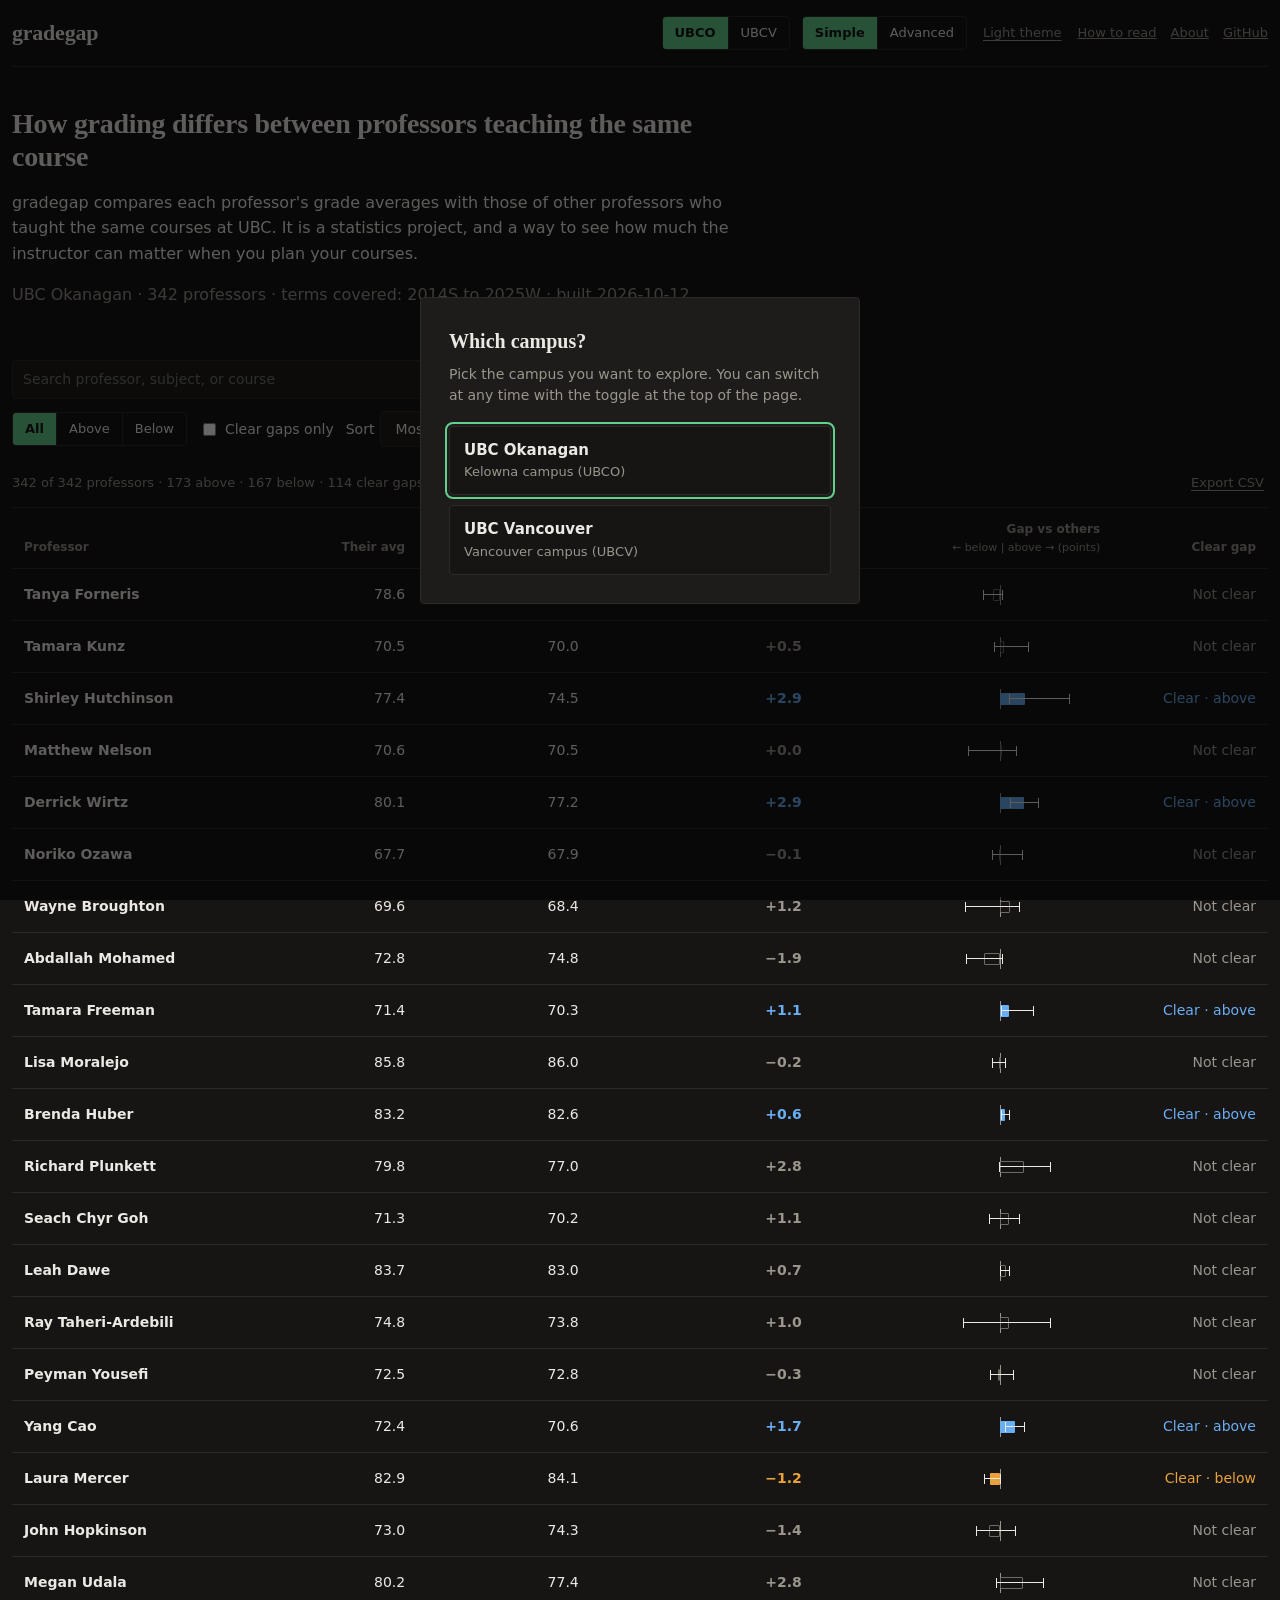
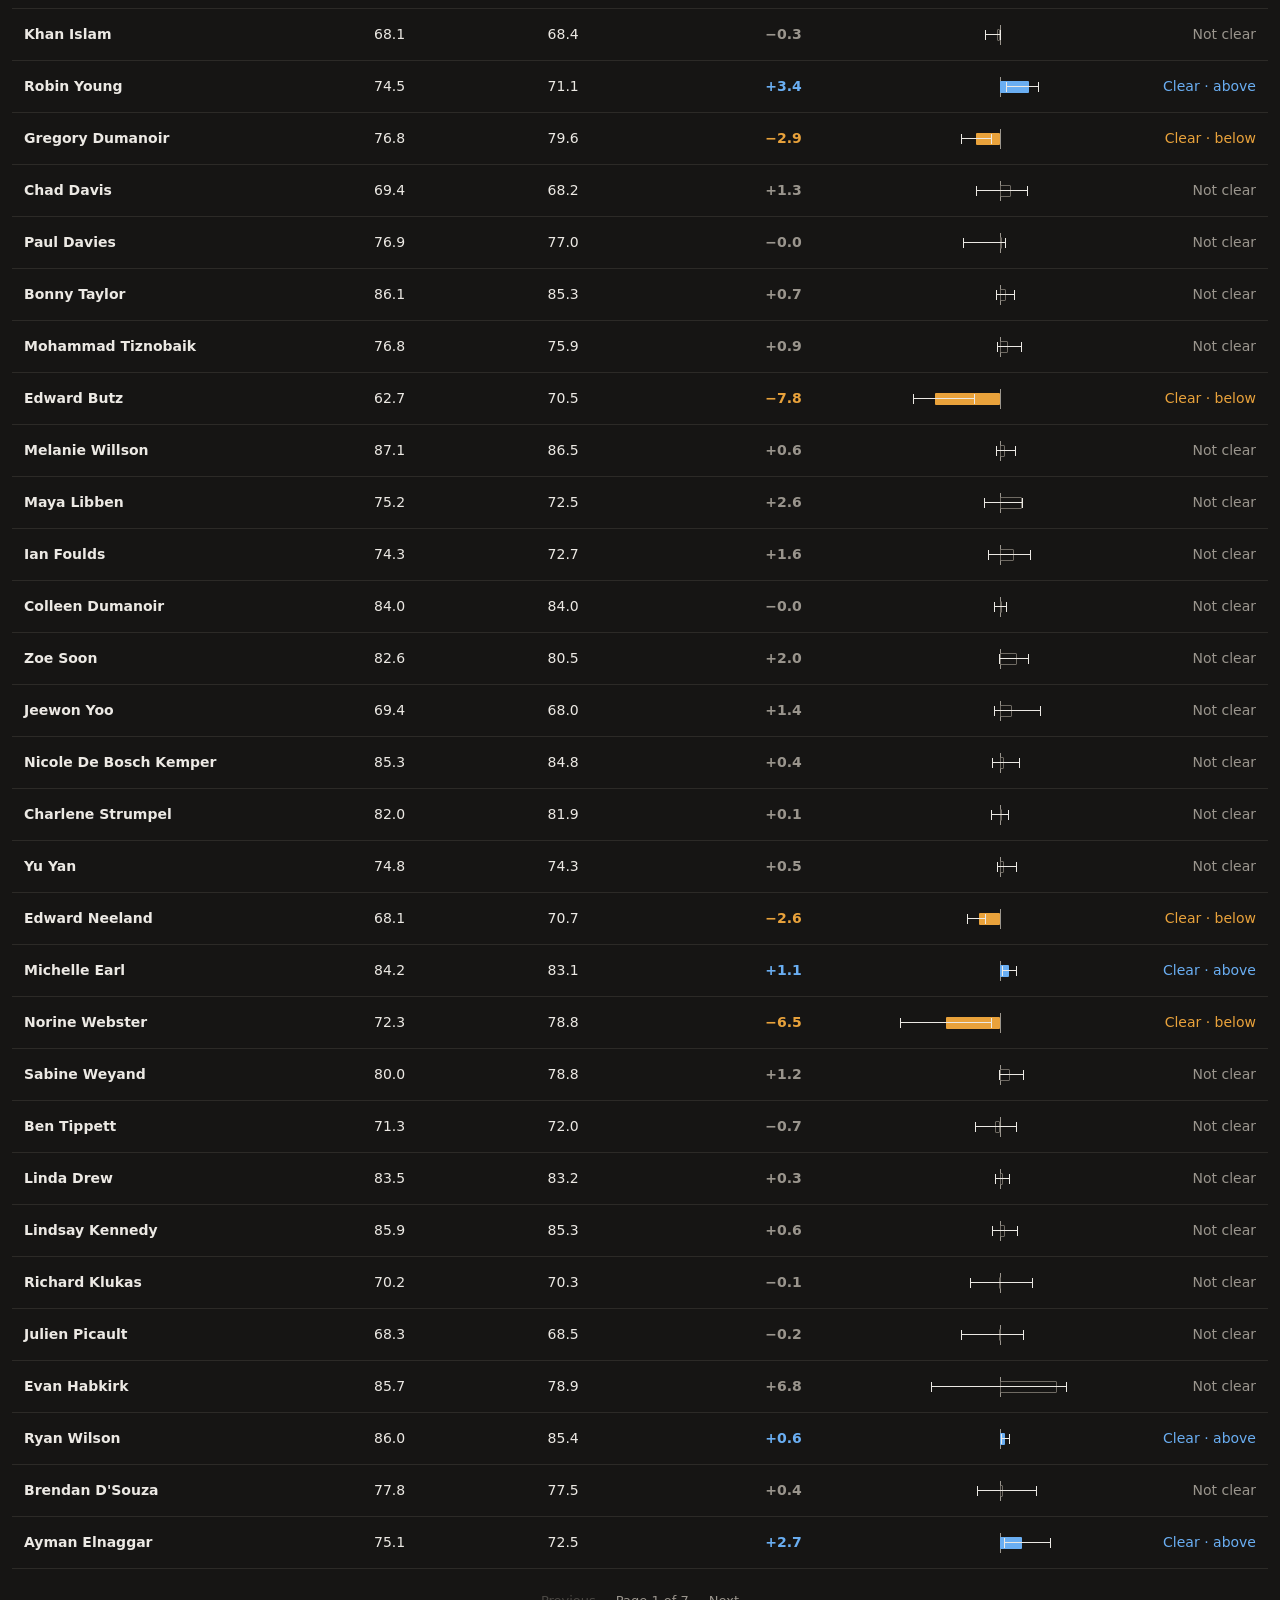
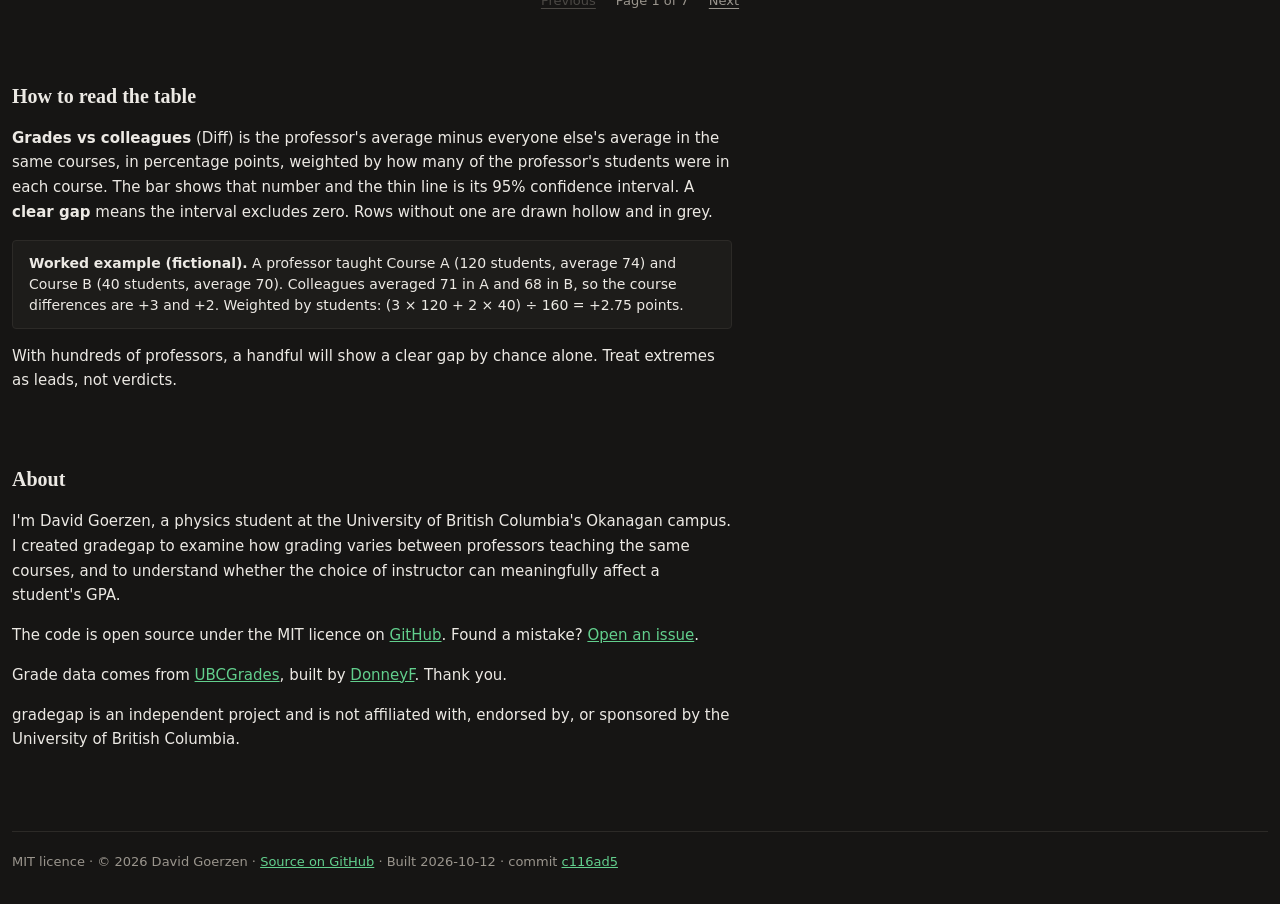
<file: index.html>
<!doctype html>
<html lang="en" data-theme="dark" data-build="c116ad5"><head><meta charset="utf-8">
<meta name="viewport" content="width=device-width, initial-scale=1, viewport-fit=cover">
<title>gradegap: how grading differs between UBC professors</title>
<meta name="description" content="Compare how UBC professors grade against colleagues teaching the same courses. Descriptive statistics from the UBCGrades data for UBC Okanagan and UBC Vancouver.">
<link rel="icon" href="site/favicon.svg" type="image/svg+xml">
<meta property="og:type" content="website"><meta property="og:title" content="gradegap">
<meta property="og:description" content="How grading differs between professors teaching the same course at UBC.">
<meta property="og:url" content="https://gradegap.goerzen.dev/"><meta property="og:image" content="https://gradegap.goerzen.dev/site/og.png">
<meta name="twitter:card" content="summary_large_image">
<link rel="stylesheet" href="site/styles.css?v=c116ad5">
</head>
<body>
<div class="wrap">
<header>
 <a class="mark serif" href="#top">gradegap</a>
 <div class="nav">
  <div class="seg" id="campus" role="group" aria-label="Campus"><button data-v="UBCO" aria-pressed="true">UBCO</button><button data-v="UBCV" aria-pressed="false">UBCV</button></div>
  <div class="seg" id="mode" role="group" aria-label="Detail level"><button data-v="simple" aria-pressed="true">Simple</button><button data-v="adv" aria-pressed="false">Advanced</button></div>
  <button class="tbtn" id="theme" aria-label="Switch colour theme">Light theme</button>
  <span class="links"><a href="#how-to-read">How to read</a><a href="#about">About</a><a href="https://github.com/GavidD/UBCO-Professors-Grades-Statistical-Analysis" target="_blank" rel="noopener">GitHub</a></span>
 </div>
</header>
<main id="top">
<noscript><p class="intro">gradegap needs JavaScript to show the table.</p></noscript>
<div class="intro">
 <h1 class="serif">How grading differs between professors teaching the same course</h1>
 <p>gradegap compares each professor's grade averages with those of other professors who taught the same courses at UBC. It is a statistics project, and a way to see how much the instructor can matter when you plan your courses.</p>
 <p class="status" id="status"></p>
</div>
<div class="controls">
 <div class="row1">
  <div class="sbox"><input id="q" type="search" placeholder="Search professor, subject, or course" aria-label="Search"><kbd>/</kbd></div>
  <select id="subj" aria-label="Subject"></select>
 </div>
 <div class="row2">
  <div class="seg" id="dir" role="group" aria-label="Direction"><button data-v="all" aria-pressed="true">All</button><button data-v="above" aria-pressed="false">Above</button><button data-v="below" aria-pressed="false">Below</button></div>
  <label class="chk"><input type="checkbox" id="clr"> Clear gaps only</label>
  <label class="chk">Sort <select id="sort"></select></label>
  <button class="tbtn" id="reset">Reset</button>
 </div>
</div>
<div class="tablehead"><span class="count" id="count" aria-live="polite"></span><button class="tbtn" id="exp">Export CSV</button></div>
<div class="scroll"><table id="tbl"><thead id="th"></thead><tbody id="tb"></tbody></table></div>
<div class="pager" id="pager"></div>

<section class="doc" id="how-to-read">
 <h2 class="serif">How to read the table</h2>
 <p><b>Grades vs colleagues</b> (Diff) is the professor's average minus everyone else's average in the same courses, in percentage points, weighted by how many of the professor's students were in each course. The bar shows that number and the thin line is its 95% confidence interval. A <b>clear gap</b> means the interval excludes zero. Rows without one are drawn hollow and in grey.</p>
 <div class="ex"><b>Worked example (fictional).</b> A professor taught Course A (120 students, average 74) and Course B (40 students, average 70). Colleagues averaged 71 in A and 68 in B, so the course differences are +3 and +2. Weighted by students: (3 × 120 + 2 × 40) ÷ 160 = +2.75 points.</div>
 <p>With hundreds of professors, a handful will show a clear gap by chance alone. Treat extremes as leads, not verdicts.</p>
</section>
<section class="doc" id="about">
 <h2 class="serif">About</h2>
 <p>I'm David Goerzen, a physics student at the University of British Columbia's Okanagan campus. I created gradegap to examine how grading varies between professors teaching the same courses, and to understand whether the choice of instructor can meaningfully affect a student's GPA.</p>
 <p>The code is open source under the MIT licence on <a href="https://github.com/GavidD/UBCO-Professors-Grades-Statistical-Analysis" target="_blank" rel="noopener">GitHub</a>. Found a mistake? <a href="https://github.com/GavidD/UBCO-Professors-Grades-Statistical-Analysis/issues" target="_blank" rel="noopener">Open an issue</a>.</p>
 <p>Grade data comes from <a href="https://ubcgrades.com" target="_blank" rel="noopener">UBCGrades</a>, built by <a href="https://github.com/DonneyF/ubcgrades" target="_blank" rel="noopener">DonneyF</a>. Thank you.</p>
 <p>gradegap is an independent project and is not affiliated with, endorsed by, or sponsored by the University of British Columbia.</p>
</section>
</main>
<dialog id="pick" aria-labelledby="pt"><h2 id="pt" class="serif">Which campus?</h2><p>Pick the campus you want to explore. You can switch at any time with the toggle at the top of the page.</p><div class="pick"><button data-v="UBCO"><b>UBC Okanagan</b><span>Kelowna campus (UBCO)</span></button><button data-v="UBCV"><b>UBC Vancouver</b><span>Vancouver campus (UBCV)</span></button></div></dialog>
<footer>MIT licence · © 2026 David Goerzen · <a href="https://github.com/GavidD/UBCO-Professors-Grades-Statistical-Analysis">Source on GitHub</a> · Built 2026-10-12 · commit <a href="https://github.com/GavidD/UBCO-Professors-Grades-Statistical-Analysis/commit/c116ad5e34a17b3a46a127730ffdf9dfcf3c09da">c116ad5</a></footer>
</div>
<script src="site/app.js?v=c116ad5" defer></script></body></html>
</file>
<file: site/styles.css>
/* Optional self-hosted fonts: put .woff2 files in /fonts and uncomment (see README).
@font-face{font-family:"IBM Plex Sans";src:url(../fonts/IBMPlexSans-Regular.woff2) format("woff2");font-display:swap}
@font-face{font-family:"Source Serif 4";src:url(../fonts/SourceSerif4-SemiBold.woff2) format("woff2");font-weight:600;font-display:swap}
*/
:root{--bg:#f7f5f1;--panel:#fffdf9;--text:#1b1a18;--muted:#6b665e;--line:#dedad2;--accent:#2a7a4b;--on:#fff;--up:#1f5fa8;--down:#b45309;--flat:#9a958d;--hover:#efece5;box-sizing:border-box;padding-top:env(safe-area-inset-top,0px);padding-bottom:env(safe-area-inset-bottom,0px)}
:root[data-theme=dark]{--bg:#161514;--panel:#1d1c1a;--text:#ece9e4;--muted:#9a958d;--line:#2c2a27;--accent:#62cf8d;--on:#161514;--up:#6aaef2;--down:#e9a23b;--flat:#6f6a63;--hover:#242220}
*{box-sizing:border-box}html{scroll-padding-top:env(safe-area-inset-top,0px);scroll-behavior:smooth}
body{margin:0;background:var(--bg);color:var(--text);font:14px/1.5 "IBM Plex Sans",system-ui,-apple-system,"Segoe UI",sans-serif}
.serif{font-family:"Source Serif 4",Charter,Georgia,serif}
.wrap{max-width:1360px;margin:0 auto;padding:0 12px}
a{color:var(--accent)}a:hover{text-decoration-thickness:2px}
:focus-visible{outline:2px solid var(--accent);outline-offset:2px}
.note{background:var(--panel);border-bottom:1px solid var(--line);color:var(--muted);font-size:12px;text-align:center;padding:6px 12px}
header{display:flex;align-items:center;justify-content:space-between;gap:16px;flex-wrap:wrap;padding:16px 0;border-bottom:1px solid var(--line)}
.mark{font-size:22px;font-weight:700;letter-spacing:-.01em;text-decoration:none;color:var(--text)}
.nav{display:flex;align-items:center;gap:12px;flex-wrap:wrap}
.seg{display:inline-flex;border:1px solid var(--line);border-radius:4px;overflow:hidden}
.seg button{border:0;background:transparent;color:var(--text);font:inherit;font-size:13px;padding:6px 12px;cursor:pointer;border-right:1px solid var(--line)}
.seg button:last-child{border-right:0}
.seg button[aria-pressed=true]{background:var(--accent);color:var(--on);font-weight:600}
.tbtn{border:0;background:none;color:var(--muted);font:inherit;font-size:13px;cursor:pointer;padding:6px 4px;text-decoration:underline;text-underline-offset:3px}
.tbtn:hover{color:var(--text)}
.links{display:flex;gap:14px;font-size:13px}.links a{color:var(--muted)}
.intro{padding:40px 0 20px;max-width:720px}
h1{font-size:28px;line-height:1.2;margin:0 0 16px;font-weight:600;letter-spacing:-.01em}
.intro p{margin:0 0 12px;font-size:16px;line-height:1.6}
.caveat{border-left:2px solid var(--flat);padding-left:12px;color:var(--muted);font-size:14px!important}
.status{color:var(--muted);font-size:13px;margin-top:16px!important}
.controls{display:grid;gap:12px;padding:20px 0 12px}
.row1,.row2{display:flex;gap:12px;flex-wrap:wrap;align-items:center}
.sbox{position:relative;flex:1 1 320px;max-width:520px;display:flex;align-items:center;gap:8px}
input[type=search],select{font:inherit;font-size:14px;background:var(--panel);color:var(--text);border:1px solid var(--line);border-radius:4px;padding:8px 10px}
input[type=search]{width:100%}
kbd{font:inherit;font-size:11px;border:1px solid var(--line);border-radius:3px;padding:0 5px;color:var(--muted)}
label.chk{display:inline-flex;gap:6px;align-items:center;cursor:pointer}
.tablehead{display:flex;justify-content:space-between;align-items:baseline;gap:12px;padding:8px 0}
.count{color:var(--muted);font-size:13px}
.scroll{overflow-x:auto;border-top:1px solid var(--line)}
table{border-collapse:collapse;width:100%;font-variant-numeric:tabular-nums}
th,td{padding:12px 12px;text-align:right;border-bottom:1px solid var(--line);white-space:nowrap}
.simple td{padding:15px 12px}
th{font-size:12px;font-weight:600;color:var(--muted);vertical-align:bottom;position:sticky;top:0;background:var(--bg)}
th button{all:unset;cursor:pointer;color:inherit;font:inherit}th button:hover{color:var(--text)}
th[aria-sort] button{color:var(--text)}
.l{text-align:left}
tr.r{cursor:pointer}tr.r:hover td{background:var(--hover)}
td.nm{font-weight:600}
.muted{color:var(--muted)}.up{color:var(--up)}.down{color:var(--down)}
.adv>thead th:first-child,.adv>tbody>tr.r>td:first-child{position:sticky;left:0;background:var(--bg);z-index:1}
.ch{position:relative;width:200px;height:20px;margin-left:auto}
.ch .z{position:absolute;left:50%;top:0;bottom:0;width:1px;background:var(--muted)}
.ch .b{position:absolute;top:4px;height:12px;border-radius:1px}
.ch .w{position:absolute;top:9.5px;height:1px;background:var(--text)}
.ch .c{position:absolute;top:5px;height:10px;width:1px;background:var(--text)}
.axl{display:block;font-weight:400;font-size:11px;margin-top:2px}
.det td{background:var(--panel);text-align:left;white-space:normal;padding:12px 16px 18px}
.det table{width:auto;min-width:560px}.det th{position:static;background:none}.det td{padding:8px 12px;background:none}
.det .b2{font-size:13px;color:var(--muted);margin:0 0 8px}
.empty{padding:32px 0;color:var(--muted)}
section.doc{padding:48px 0 8px;max-width:720px}
h2{font-size:20px;margin:0 0 12px;font-weight:600}
.doc p,.doc li{line-height:1.65;font-size:15px}
.ex{background:var(--panel);border:1px solid var(--line);border-radius:4px;padding:12px 16px;font-size:14px}
footer{margin-top:56px;padding:20px 0 32px;border-top:1px solid var(--line);color:var(--muted);font-size:13px}
dialog{border:1px solid var(--line);border-radius:4px;background:var(--panel);color:var(--text);padding:28px;max-width:440px;width:calc(100% - 32px)}
dialog::backdrop{background:rgba(0,0,0,.6)}
dialog h2{margin:0 0 8px}dialog p{margin:0 0 20px;color:var(--muted)}
.pick{display:grid;gap:10px}.pick button{font:inherit;text-align:left;background:var(--bg);color:var(--text);border:1px solid var(--line);border-radius:4px;padding:12px 14px;cursor:pointer}
.pick button:hover{border-color:var(--accent)}.pick b{display:block;font-size:15px}.pick span{color:var(--muted);font-size:13px}
button:disabled{opacity:.4;cursor:default}.pager{display:flex;gap:16px;align-items:center;justify-content:center;padding:16px 0;color:var(--muted);font-size:13px}.err a{color:var(--accent)}
@media(max-width:720px){.wrap{padding:0 8px}.ch{width:140px}.simple .c-avg,.simple .c-ch{display:none}#tbl>thead th:first-child,#tbl>tbody>tr.r>td:first-child{position:sticky;left:0;background:var(--bg);z-index:1}}
@media(prefers-reduced-motion:reduce){html{scroll-behavior:auto}}
</file>
